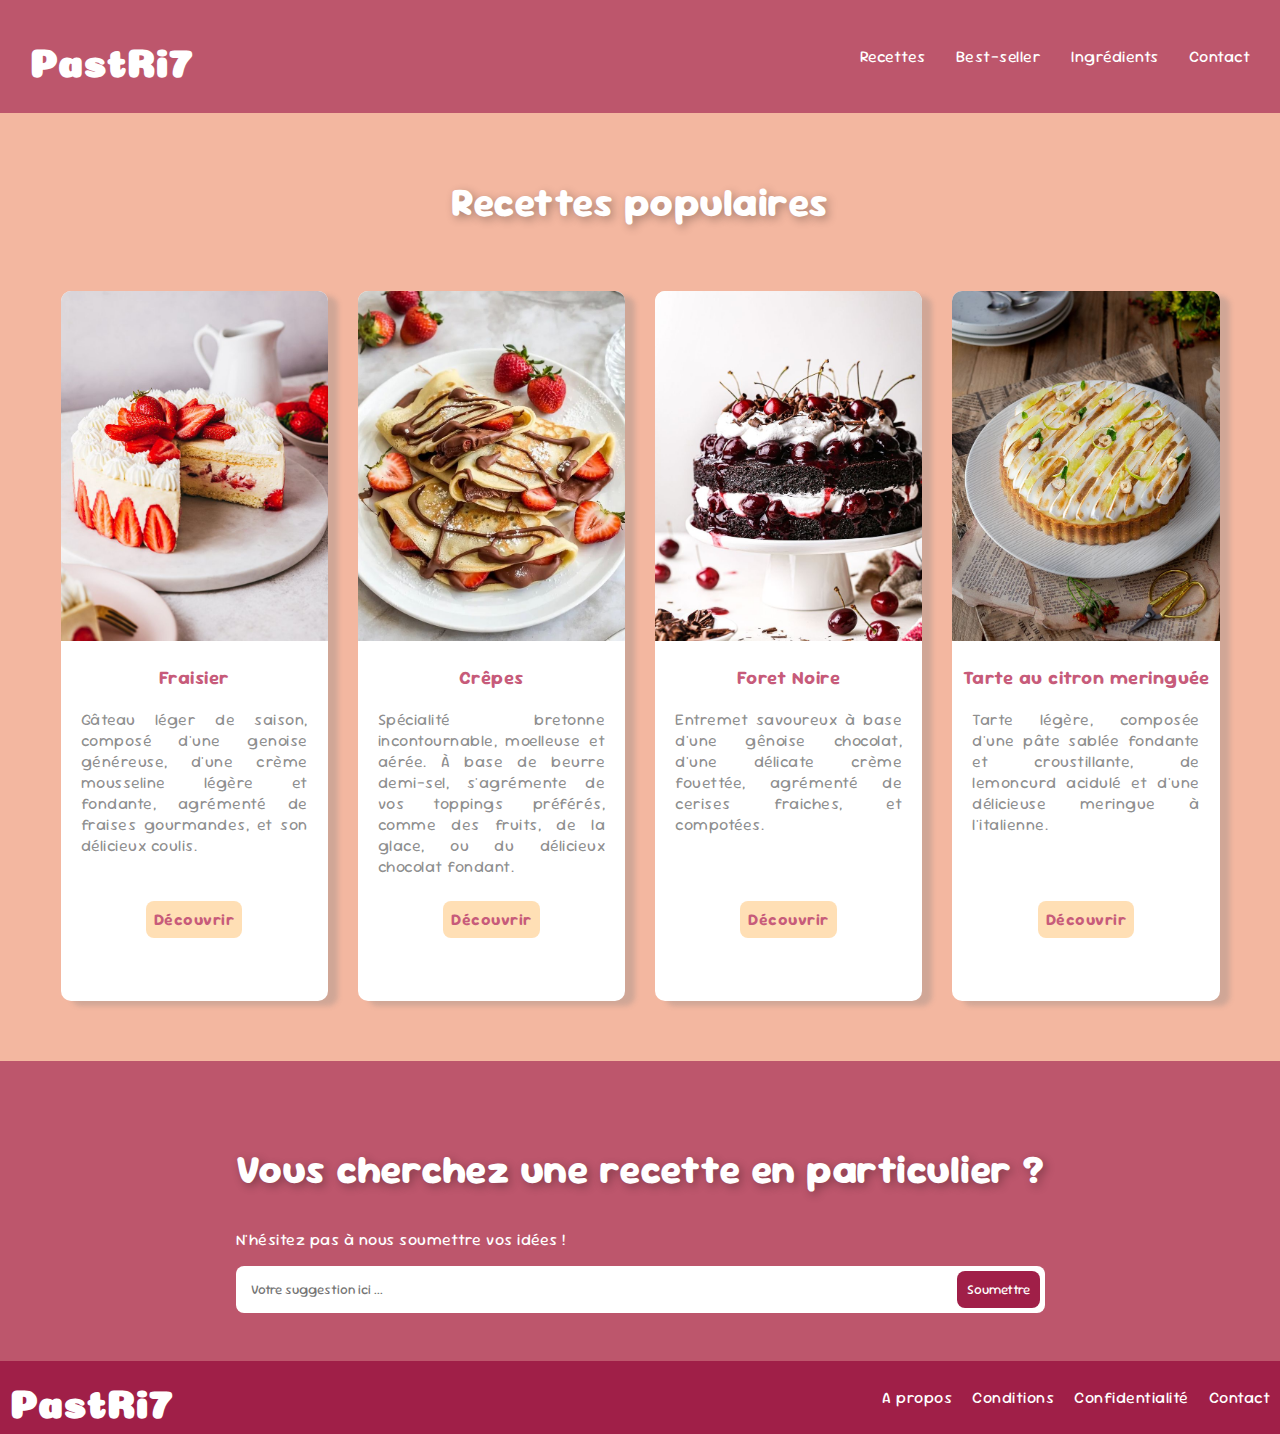
<file: index.html>
<!DOCTYPE html>
<html lang="fr">

<head>
    <meta charset="UTF-8">
    <meta name="viewport" content="width=device-width, initial-scale=1.0">
    <link rel="stylesheet" href="./assets/css/style.css">
    <title>Projet Equipe - Accueil</title>
</head>

<body>
    <header>
        <p class="logo"><a href="./index.html">PastRi7</a></p>
        <nav>
            <ul>
                <li>
                    <a href="#">Recettes</a>
                </li>
                <li>
                    <a href="#">Best-seller</a>
                </li>
                <li>
                    <a href="#">Ingrédients</a>
                </li>
                <li>
                    <a href="#">Contact</a>
                </li>
            </ul>
        </nav>
    </header>

    <main>
        <section id="popular">
            <h2>Recettes populaires</h2>
            <div class="popular-article-container">
                <article class="card">
                    <div class="card-header">
                        <img src="./assets/imgs/fraisier.jpg" alt="Fraisier">
                    </div>
                    <div class="card-content">
                        <h3>Fraisier</h3>
                        <p>Gâteau léger de saison, composé d'une genoise généreuse, d'une crème mousseline légère et fondante, agrémenté de fraises gourmandes, et son délicieux coulis.</p>
                        <a href="./fraisier.html">Découvrir</a>
                    </div>
                </article>
                <article class="card">
                    <div class="card-header">
                        <img src="./assets/imgs/crepe.jpg" alt="crepes">
                    </div>
                    <div class="card-content">
                        <h3>Crêpes</h3>
                        <p>Spécialité bretonne incontournable, moelleuse et aérée. À base de beurre demi-sel, s'agrémente de vos toppings préférés, comme des fruits, de la glace, ou du délicieux chocolat fondant.</p>
                        <a href="./crepe.html">Découvrir</a>
                    </div>
                </article>
                <article class="card">
                    <div class="card-header">
                        <img src="./assets/imgs/foret-noire.jpg" alt="foret noire">
                    </div>
                    <div class="card-content">
                        <h3>Foret Noire</h3>
                        <p>Entremet savoureux à base d'une gênoise chocolat, d'une délicate crème fouettée, agrémenté de cerises fraiches, et compotées.</p>
                        <a href="./foret-noire.html">Découvrir</a>
                    </div>
                </article>
                <article class="card">
                    <div class="card-header">
                        <img src="./assets/imgs/tarte-citron.jpg" alt="tarte citron">
                    </div>
                    <div class="card-content">
                        <h3>Tarte au citron meringuée</h3>
                        <p>Tarte légère, composée d'une pâte sablée fondante et croustillante, de lemoncurd acidulé et d'une délicieuse meringue à l'italienne.</p>
                        <a href="./tarte-citron.html">Découvrir</a>
                    </div>
                </article>
            </div>
        </section>
        <section id="search">
            <div class="search-container">
                <h2>Vous cherchez une recette en particulier ?</h2>
                <p>N'hésitez pas à nous soumettre vos idées !</p>
                <form class="form-search">
                    <input class="input-search" type="text" placeholder="Votre suggestion ici ...">
                    <button>Soumettre</button>
                </form>
            </div>
        </section>
        <footer>
            <p class="logo">PastRi7</p>
            <nav>
                <ul>
                    <li><a href="#">A propos</a></li>
                    <li><a href="#"> Conditions</a></li>
                    <li><a href="#">Confidentialité</a></li>
                    <li><a href="#">Contact</a></li>
                </ul>
            </nav>
        </footer>
    </main>
</body>
</html>
</file>
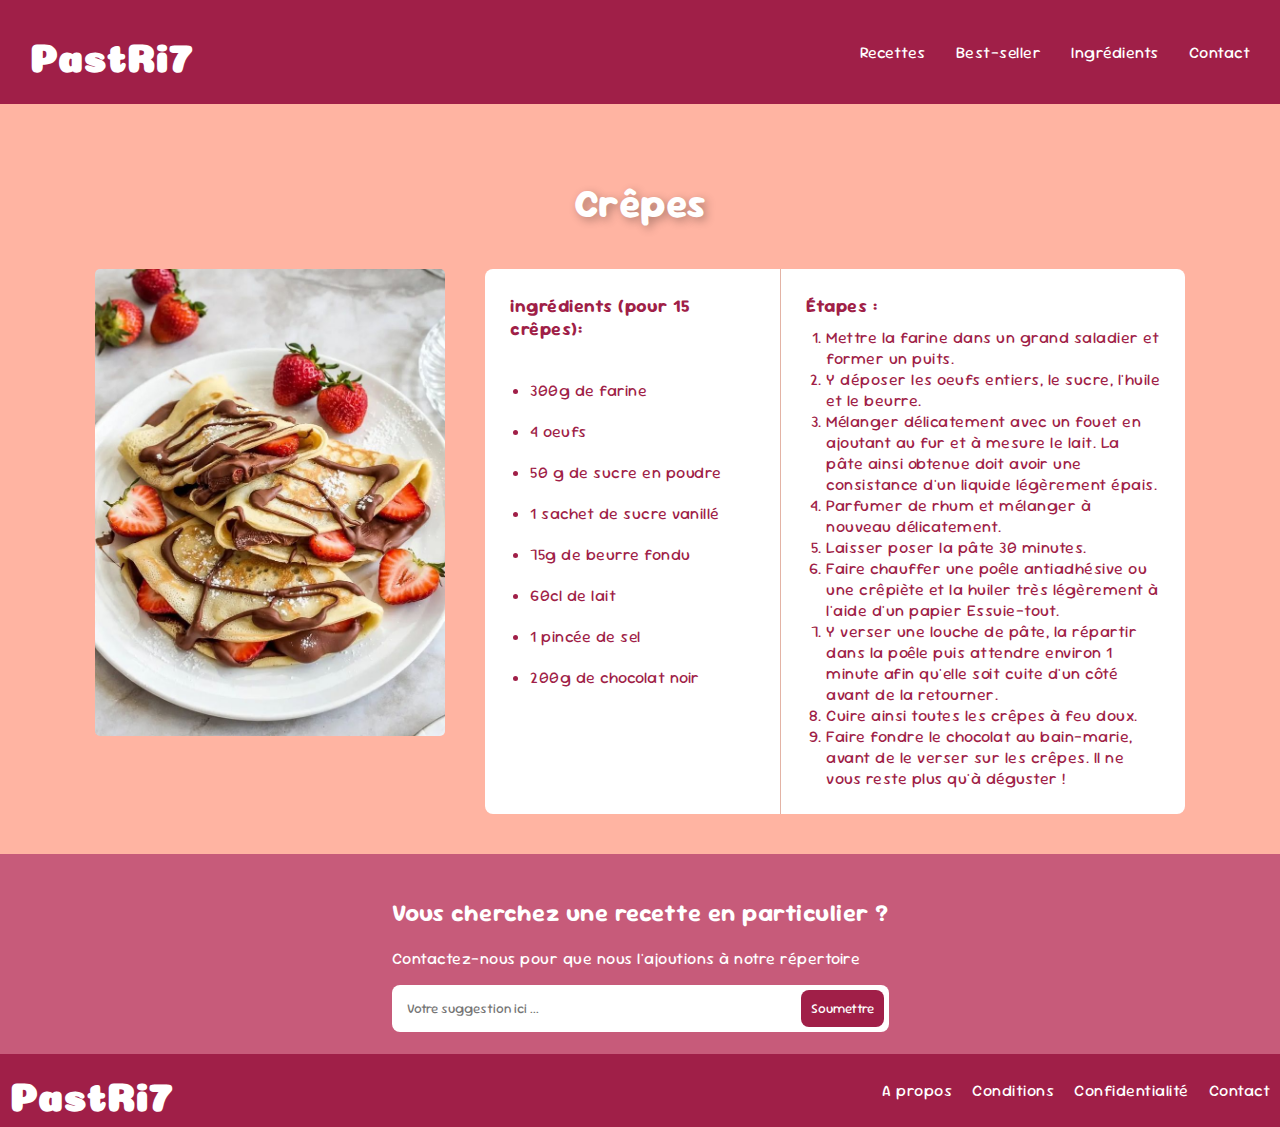
<file: crepe.html>
<!DOCTYPE html>
<html lang="fr">

<head>
    <meta charset="UTF-8">
    <meta name="viewport" content="width=device-width, initial-scale=1.0">
    <link rel="stylesheet" href="./assets/css/style-recette.css">
    <title>Recette - Crêpes</title>
</head>

<body>
    <header>
        <p class="logo"><a href="./index.html">PastRi7</a></p>
        <nav>
            <ul>
                <li>
                    <a href="#">Recettes</a>
                </li>
                <li>
                    <a href="#">Best-seller</a>
                </li>
                <li>
                    <a href="#">Ingrédients</a>
                </li>
                <li>
                    <a href="#">Contact</a>
                </li>
            </ul>
        </nav>
    </header>

    <main>
        <section id="recipe">

            <h2>Crêpes</h2>

            <div class="recipe-article-container">

                <img src="./assets/imgs/crepe.jpg" alt="crepe">

                <div class="main">
                    <div class="ingredients">
                        <p>ingrédients (pour 15 crêpes):</p>
                        <ul>
                            <li>300g de farine</li>
                            <li>4 oeufs</li>
                            <li>50 g de sucre en poudre</li>
                            <li>1 sachet de sucre vanillé</li>
                            <li>75g de beurre fondu</li>
                            <li>60cl de lait</li>
                            <li>1 pincée de sel</li>
                            <li>200g de chocolat noir</li>
                        </ul>
                    </div>

                    <div class="steps">
                        <p>Étapes :</p>
                        <ol>
                            <li>Mettre la farine dans un grand saladier et former un puits.</li>
                            <li>Y déposer les oeufs entiers, le sucre, l'huile et le beurre.</li>
                            <li>Mélanger délicatement avec un fouet en ajoutant au fur et à mesure le lait. La pâte
                                ainsi obtenue doit avoir une consistance d'un liquide légèrement épais. </li>
                            <li>Parfumer de rhum et mélanger à nouveau délicatement.</li>
                            <li>Laisser poser la pâte 30 minutes.</li>
                            <li>Faire chauffer une poêle antiadhésive ou une crêpiète et la huiler très légèrement à l'aide d'un papier
                                Essuie-tout.</li>
                            <li>Y verser une louche de pâte, la répartir dans la poêle puis attendre environ 1 minute afin qu'elle soit cuite
                                d'un côté avant de la retourner.</li>
                            <li>Cuire ainsi toutes les crêpes à feu doux.</li>
                            <li>Faire fondre le chocolat au bain-marie, avant de le verser sur les crêpes. Il ne vous reste plus qu'à déguster !</li>
                        </ol>
                    </div>

                </div>

            </div>

        </section>

        <section id="search">
            <div class="search-container">
                <h2>Vous cherchez une recette en particulier ?</h2>
                <p>Contactez-nous pour que nous l'ajoutions à notre répertoire</p>
                <form class="form-search">
                    <input class="input-search" type="text" placeholder="Votre suggestion ici ...">
                    <button>Soumettre</button>
                </form>
            </div>
        </section>
        <footer>
            <p class="logo">PastRi7</p>
            <nav>
                <ul>
                    <li><a href="#">A propos</a></li>
                    <li><a href="#"> Conditions</a></li>
                    <li><a href="#">Confidentialité</a></li>
                    <li><a href="#">Contact</a></li>
                </ul>
            </nav>
        </footer>
    </main>
</body>

</html>
</file>
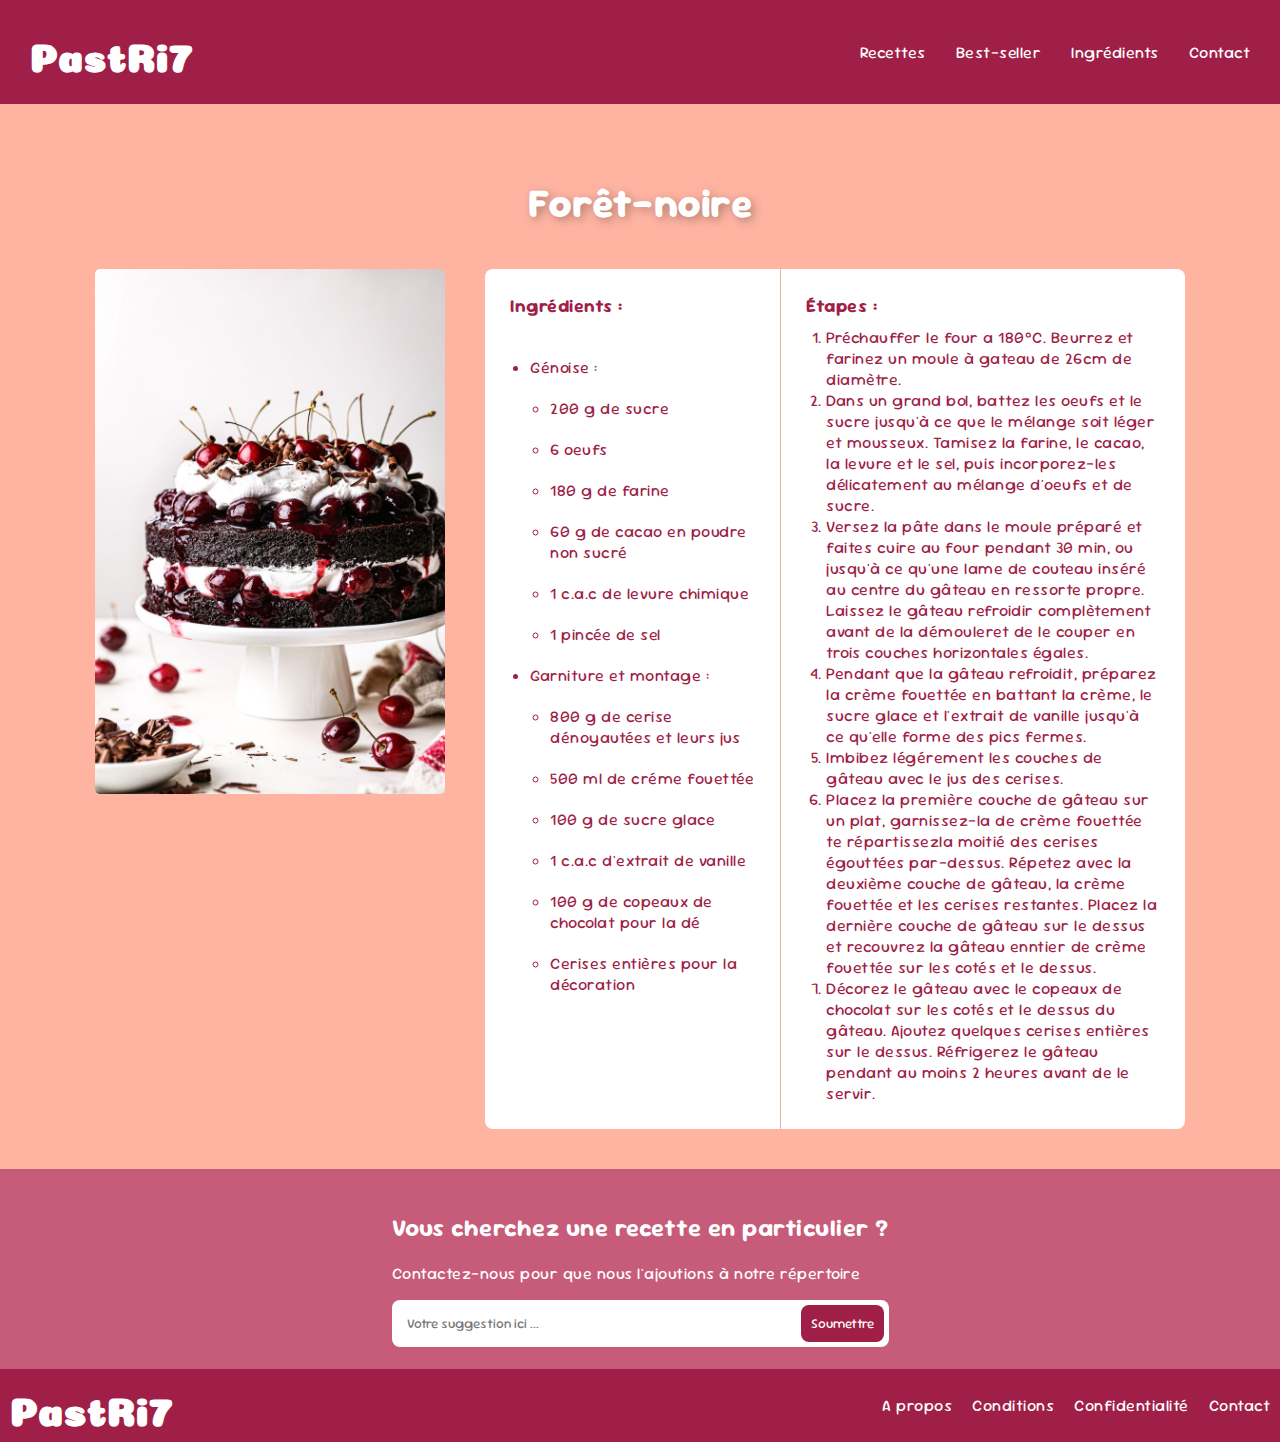
<file: foret-noire.html>
<!DOCTYPE html>
<html lang="fr">

<head>
    <meta charset="UTF-8">
    <meta name="viewport" content="width=device-width, initial-scale=1.0">
    <link rel="stylesheet" href="./assets/css/style-recette.css">
    <title>Recette - Forêt-noire</title>
</head>

<body>
    <header>
        <p class="logo"><a href="./index.html">PastRi7</a></p>
        <nav>
            <ul>
                <li>
                    <a href="#">Recettes</a>
                </li>
                <li>
                    <a href="#">Best-seller</a>
                </li>
                <li>
                    <a href="#">Ingrédients</a>
                </li>
                <li>
                    <a href="#">Contact</a>
                </li>
            </ul>
        </nav>
    </header>

    <main>
        <section id="recipe">

            <h2>Forêt-noire </h2>

            <div class="recipe-article-container">

                <img src="./assets/imgs/foret-noire.jpg" alt="Fraisier">

                <div class="main">
                    <div class="ingredients">
                        <p>Ingrédients :</p>
                        <ul>
                            <li>Génoise :</li>
                            <ul>
                                <li>200 g de sucre</li>
                                <li>6 oeufs</li>
                                <li>180 g de farine</li>
                                <li>60 g de cacao en poudre non sucré</li>
                                <li>1 c.a.c de levure chimique</li>
                                <li>1 pincée de sel </li>
                            </ul>
                            <li>Garniture et montage :</li>
                            <ul>
                                <li>800 g de cerise dénoyautées et leurs jus </li>
                                <li>500 ml de créme fouettée</li>
                                <li>100 g de sucre glace</li>
                                <li>1 c.a.c d'extrait de vanille</li>
                                <li>100 g de copeaux de chocolat pour la dé</li>
                                <li>Cerises entières pour la décoration</li>
                            </ul>
                        </ul>
                    </div>

                    <div class="steps">
                        <p>Étapes :</p>
                        <ol>
                            <li>Préchauffer le four a 180°C. Beurrez et farinez un moule à gateau de 26cm de diamètre.</li>
                            <li>Dans un grand bol, battez les oeufs et le sucre jusqu'à ce que le mélange soit léger et
                                mousseux. Tamisez la farine, le cacao, la levure et le sel, puis incorporez-les
                                délicatement au mélange d'oeufs et de sucre.</li>
                            <li>Versez la pâte dans le moule préparé et faites cuire au four pendant 30 min, ou jusqu'à
                                ce qu'une lame de couteau inséré au centre du gâteau en ressorte propre. Laissez le
                                gâteau refroidir complètement avant de la démouleret de le couper en trois couches
                                horizontales égales.</li>
                            <li>Pendant que la gâteau refroidit, préparez la crème fouettée en battant la crème, le
                                sucre glace et l'extrait de vanille jusqu'à ce qu'elle forme des pics fermes.</li>
                            <li>Imbibez légérement les couches de gâteau avec le jus des cerises.</li>
                            <li>Placez la première couche de gâteau sur un plat, garnissez-la de crème fouettée te
                                répartissezla moitié des cerises égouttées par-dessus. Répetez avec la deuxième couche
                                de gâteau, la crème fouettée et les cerises restantes. Placez la dernière couche de
                                gâteau sur le dessus et recouvrez la gâteau enntier de crème fouettée sur les cotés et
                                le dessus.</li>
                            <li>Décorez le gâteau avec le copeaux de chocolat sur les cotés et le dessus du gâteau.
                                Ajoutez quelques cerises entières sur le dessus. Réfrigerez le gâteau pendant au moins 2
                                heures avant de le servir.</li>
                        </ol>
                    </div>

                </div>

            </div>

        </section>

        <section id="search">
            <div class="search-container">
                <h2>Vous cherchez une recette en particulier ?</h2>
                <p>Contactez-nous pour que nous l'ajoutions à notre répertoire</p>
                <form class="form-search">
                    <input class="input-search" type="text" placeholder="Votre suggestion ici ...">
                    <button>Soumettre</button>
                </form>
            </div>
        </section>
        <footer>
            <p class="logo">PastRi7</p>
            <nav>
                <ul>
                    <li><a href="#">A propos</a></li>
                    <li><a href="#"> Conditions</a></li>
                    <li><a href="#">Confidentialité</a></li>
                    <li><a href="#">Contact</a></li>
                </ul>
            </nav>
        </footer>
    </main>
</body>

</html>
</file>
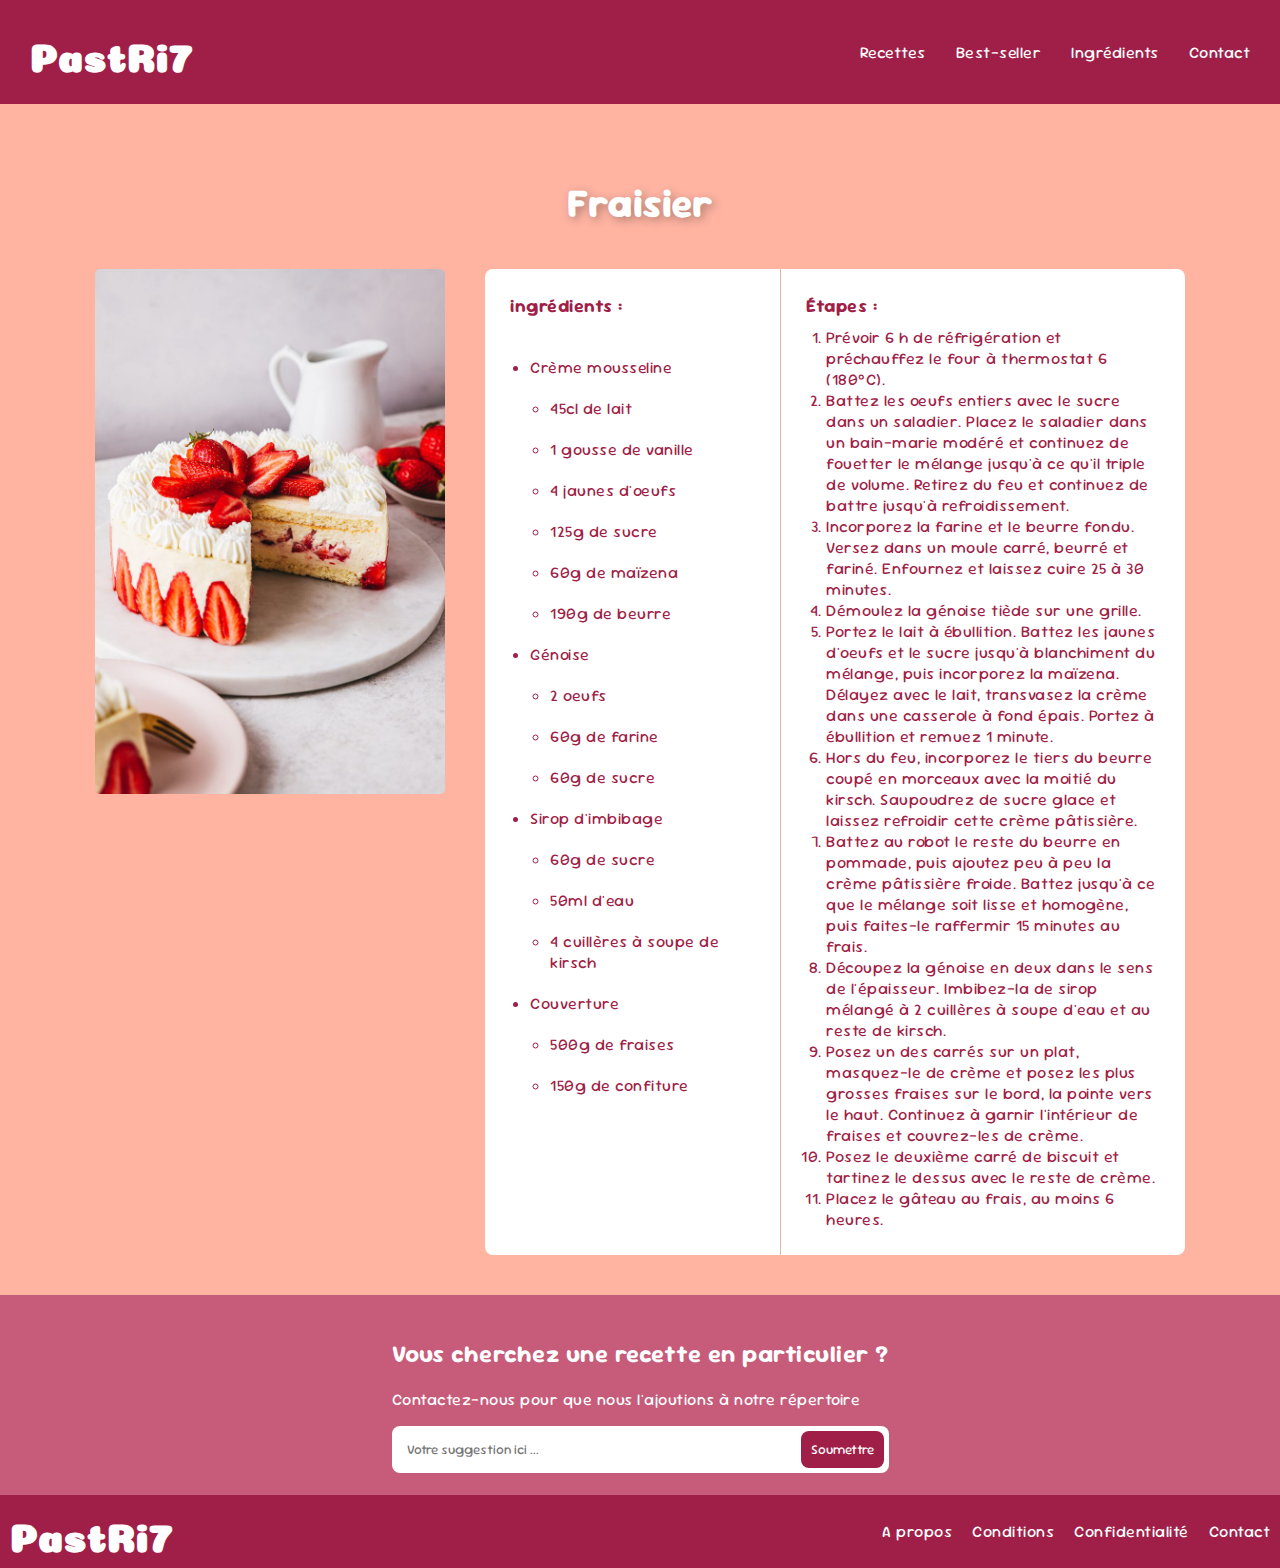
<file: fraisier.html>
<!DOCTYPE html>
<html lang="fr">

<head>
    <meta charset="UTF-8">
    <meta name="viewport" content="width=device-width, initial-scale=1.0">
    <link rel="stylesheet" href="./assets/css/style-recette.css">
    <title>Recette - Fraisier</title>
</head>

<body>
    <header>
        <p class="logo"><a href="./index.html">PastRi7</a></p>
        <nav>
            <ul>
                <li>
                    <a href="#">Recettes</a>
                </li>
                <li>
                    <a href="#">Best-seller</a>
                </li>
                <li>
                    <a href="#">Ingrédients</a>
                </li>
                <li>
                    <a href="#">Contact</a>
                </li>
            </ul>
        </nav>
    </header>

    <main>
        <section id="recipe">

            <h2>Fraisier</h2>

            <div class="recipe-article-container">

                <img src="./assets/imgs/fraisier.jpg" alt="Fraisier">

                <div class="main">
                    <div class="ingredients">
                        <p>ingrédients :</p>
                        <ul>
                            <li>Crème mousseline</li>
                            <ul>
                                <li>45cl de lait</li>
                                <li>1 gousse de vanille</li>
                                <li>4 jaunes d'oeufs</li>
                                <li>125g de sucre</li>
                                <li>60g de maïzena</li>
                                <li>190g de beurre</li>
                            </ul>
                            <li>Génoise</li>
                            <ul>
                                <li>2 oeufs</li>
                                <li>60g de farine</li>
                                <li>60g de sucre</li>
                            </ul>
                            <li>Sirop d'imbibage</li>
                            <ul>
                                <li>60g de sucre</li>
                                <li>50ml d'eau</li>
                                <li>4 cuillères à soupe de kirsch</li>
                            </ul>
                            <li>Couverture</li>
                            <ul>
                                <li>500g de fraises</li>
                                <li>150g de confiture</li>
                            </ul>
                        </ul>
                    </div>

                    <div class="steps">
                        <p>Étapes :</p>
                        <ol>
                            <li>Prévoir 6 h de réfrigération et préchauffez le four à thermostat 6 (180°C).</li>
                            <li>Battez les oeufs entiers avec le sucre dans un saladier. Placez le saladier dans un
                                bain-marie modéré et continuez de fouetter le mélange jusqu'à ce qu'il triple de volume.
                                Retirez du feu et continuez de battre jusqu'à refroidissement.</li>
                            <li>Incorporez la farine et le beurre fondu. Versez dans un moule carré, beurré et fariné.
                                Enfournez et laissez cuire 25 à 30 minutes.</li>
                            <li>Démoulez la génoise tiède sur une grille.</li>
                            <li>Portez le lait à ébullition. Battez les jaunes d'oeufs et le sucre jusqu'à blanchiment
                                du mélange, puis incorporez la maïzena. Délayez avec le lait, transvasez la crème dans
                                une casserole à fond épais. Portez à ébullition et remuez 1 minute.</li>
                            <li>Hors du feu, incorporez le tiers du beurre coupé en morceaux avec la moitié du kirsch.
                                Saupoudrez de sucre glace et laissez refroidir cette crème pâtissière.</li>
                            <li>Battez au robot le reste du beurre en pommade, puis ajoutez peu à peu la crème
                                pâtissière froide. Battez jusqu'à ce que le mélange soit lisse et homogène, puis
                                faites-le raffermir 15 minutes au frais.</li>
                            <li>Découpez la génoise en deux dans le sens de l'épaisseur. Imbibez-la de sirop mélangé à 2
                                cuillères à soupe d'eau et au reste de kirsch.</li>
                            <li>Posez un des carrés sur un plat, masquez-le de crème et posez les plus grosses fraises
                                sur le bord, la pointe vers le haut. Continuez à garnir l'intérieur de fraises et
                                couvrez-les de crème.</li>
                            <li>Posez le deuxième carré de biscuit et tartinez le dessus avec le reste de crème.</li>
                            <li>Placez le gâteau au frais, au moins 6 heures.</li>
                        </ol>
                    </div>

                </div>

            </div>

        </section>

        <section id="search">
            <div class="search-container">
                <h2>Vous cherchez une recette en particulier ?</h2>
                <p>Contactez-nous pour que nous l'ajoutions à notre répertoire</p>
                <form class="form-search">
                    <input class="input-search" type="text" placeholder="Votre suggestion ici ...">
                    <button>Soumettre</button>
                </form>
            </div>
        </section>
        <footer>
            <p class="logo">PastRi7</p>
            <nav>
                <ul>
                    <li><a href="#">A propos</a></li>
                    <li><a href="#"> Conditions</a></li>
                    <li><a href="#">Confidentialité</a></li>
                    <li><a href="#">Contact</a></li>
                </ul>
            </nav>
        </footer>
    </main>
</body>

</html>
</file>
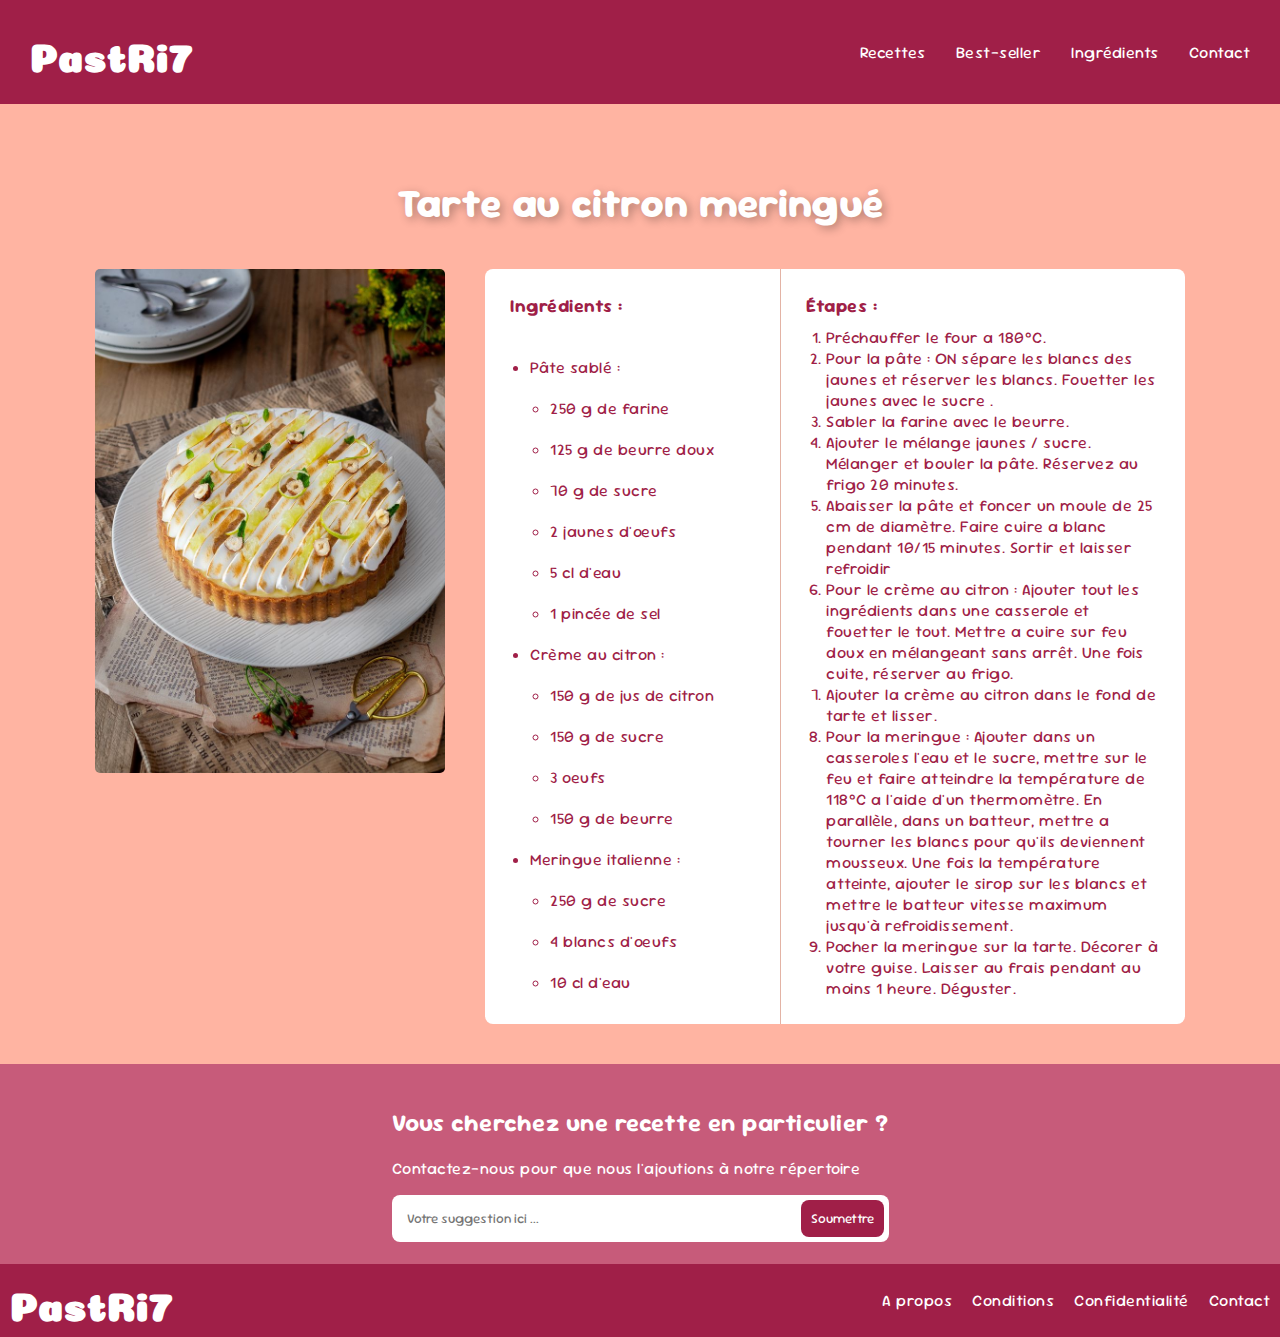
<file: tarte-citron.html>
<!DOCTYPE html>
<html lang="fr">

<head>
    <meta charset="UTF-8">
    <meta name="viewport" content="width=device-width, initial-scale=1.0">
    <link rel="stylesheet" href="./assets/css/style-recette.css">
    <title>Recette - Tarte au citron</title>
</head>

<body>
    <header>
        <p class="logo"><a href="./index.html">PastRi7</a></p>
        <nav>
            <ul>
                <li>
                    <a href="#">Recettes</a>
                </li>
                <li>
                    <a href="#">Best-seller</a>
                </li>
                <li>
                    <a href="#">Ingrédients</a>
                </li>
                <li>
                    <a href="#">Contact</a>
                </li>
            </ul>
        </nav>
    </header>

    <main>
        <section id="recipe">

            <h2>Tarte au citron meringué </h2>

            <div class="recipe-article-container">

                <img src="./assets/imgs/tarte-citron.jpg" alt="Tarte-citron">

                <div class="main">
                    <div class="ingredients">
                        <p>Ingrédients :</p>
                        <ul>
                            <li>Pâte sablé :</li>
                            <ul>
                                <li>250 g de farine</li>
                                <li>125 g de beurre doux</li>
                                <li>70 g de sucre</li>
                                <li>2 jaunes d'oeufs</li>
                                <li>5 cl d'eau</li>
                                <li>1 pincée de sel </li>
                            </ul>
                            <li>Crème au citron :</li>
                            <ul>
                                <li>150 g de jus de citron </li>
                                <li>150 g de sucre</li>
                                <li>3 oeufs</li>
                                <li>150 g de beurre</li>
                            </ul>
                            <li>Meringue italienne :</li>
                            <ul>
                                <li>250 g de sucre</li>
                                <li>4 blancs d'oeufs</li>
                                <li>10 cl  d'eau</li>
                            </ul>
                        </ul>
                    </div>

                    <div class="steps">
                        <p>Étapes :</p>
                        <ol>
                            <li>Préchauffer le four a 180°C.
                            </li>
                            <li>Pour la pâte : ON sépare les blancs des jaunes et réserver les blancs. Fouetter les jaunes avec le sucre .</li>
                            <li>Sabler la farine avec le beurre.</li>
                            <li>Ajouter le mélange jaunes / sucre. Mélanger et bouler la pâte. Réservez au frigo 20 minutes.</li>
                            <li>Abaisser la pâte et foncer un moule de 25 cm de diamètre. Faire cuire a blanc pendant 10/15 minutes. Sortir et laisser refroidir</li>
                            <li>Pour le crème au citron : Ajouter tout les ingrédients dans une casserole et fouetter le tout. Mettre a cuire sur feu doux en mélangeant sans arrêt. Une fois cuite, réserver au frigo.</li>
                            <li>Ajouter la crème au citron dans le fond de tarte et lisser.</li>
                            <li>Pour la meringue : Ajouter dans un casseroles l'eau et le sucre, mettre sur le feu et faire atteindre la température de 118°C a l'aide d'un thermomètre. En parallèle, dans un batteur, mettre a tourner les blancs pour qu'ils deviennent mousseux. Une fois la température atteinte, ajouter le sirop sur les blancs et mettre le batteur vitesse maximum jusqu'à refroidissement.</li>
                            <li>Pocher la meringue sur la tarte. Décorer à votre guise. Laisser au frais pendant au moins 1 heure. Déguster.</li>
                        </ol>
                    </div>

                </div>

            </div>

        </section>

        <section id="search">
            <div class="search-container">
                <h2>Vous cherchez une recette en particulier ?</h2>
                <p>Contactez-nous pour que nous l'ajoutions à notre répertoire</p>
                <form class="form-search">
                    <input class="input-search" type="text" placeholder="Votre suggestion ici ...">
                    <button>Soumettre</button>
                </form>
            </div>
        </section>
        <footer>
            <p class="logo">PastRi7</p>
            <nav>
                <ul>
                    <li><a href="#">A propos</a></li>
                    <li><a href="#"> Conditions</a></li>
                    <li><a href="#">Confidentialité</a></li>
                    <li><a href="#">Contact</a></li>
                </ul>
            </nav>
        </footer>
    </main>
</body>

</html>
</file>
<file: assets/css/style.css>
@import url('https://fonts.googleapis.com/css2?family=Coiny&family=Sour+Gummy:ital,wght@0,100..900;1,100..900&display=swap');

body {
    margin: 0;
    font-family: Arial, Helvetica, sans-serif;
    letter-spacing: 0.5px;
    font-family: "Sour Gummy"
}

/* HEADER */

header {
    padding: 30px;
    color: white;
    background-color: #bd566c;
    display: flex;
    align-items: center;
    justify-content: space-between;
}

header a {
    color: white;
    text-decoration: none;
}


header nav ul {
    list-style-type: none;
    padding: 0;
    display: flex;
    gap: 30px;
}

.logo {
    margin: 0;
    font-size: 40px;
    font-weight: 800;
    font-family: "Coiny";
}

/* MAIN */

#popular {
    background-color: #f3b7a0;
    color: #ffffff;
    padding: 30px;
}

/* SECTION ARTICLES */

h2 {
    text-align: center;
    font-size: 40px;
    font-weight: 800;
    text-shadow: 3px 3px 10px #0000004d;
}

.popular-article-container {
    padding-top: 30px;
    padding-bottom: 30px;
    display: flex;
    margin: auto;
    gap: 30px;
    flex-wrap: nowrap;
    width: 95%;
}

.card {
    height: 700px;
    width: calc(25% - 20px);
    box-shadow: 10px 5px 5px rgba(128, 128, 128, 0.301);
    border-radius: 10px;
    padding-bottom: 10px;
    background-color: white;
    color: #c75b7a;
    transition: transform 0.3s ease;
}

.card:hover{
    transform: scale(1.02) 
}

.card-header img {
    object-fit: cover;
    width: 100%;
    height: 350px;
    border-top-left-radius: 10px;
    border-top-right-radius: 10px;
}

.card-content {
    text-align: center;
    padding-bottom: 10px;
}

.card-content a {
    color: #c75b7a;
    margin: 20px;
    background-color: #ffb04968;
    padding: 8px;
    border-radius: 8px;
    font-weight: bolder;
    text-decoration: none;
}

.card-content a:hover {
    background-color: #c75b7a;
    color: #f2c6a9;
}

.card-content p {
    color: rgba(0, 0, 0, 0.447);
    padding: 0 20px 10px 20px;
    text-align: justify;
    margin-bottom: 20px;
    box-sizing: border-box;
    height: 180px;
    overflow: scroll;
    scrollbar-width: none;
}

/* SECTION SEARCH */

#search {
    background: #bd566c;
    height: 300px;
    display: flex;
    align-items: center;
    justify-content: center;
    color: white;
}

.form-search,
.input-search {
    box-sizing: border-box;
    width: 100%;
    display: flex;
    flex-direction: row;
    gap: 2%;
    align-items: center;
}

.form-search {
    position: relative;
}

.input-search {
    border: none;
    border-radius: 8px;
    padding: 15px;
    font-family: "Sour Gummy";
}

.input-search:focus {
    outline: none;
}

.search-container button {
    background-color: #a01f48;
    border-radius: 8px;
    color: white;
    box-sizing: border-box;
    border: none;
    object-fit: fill;
    position: absolute;
    right: 5px;
    padding: 10px;
    cursor: pointer;
    font-family: "Sour Gummy";
}

/* FOOTER */

footer {
    padding: 10px;
    color: white;
    background-color: #a01f48;
    display: flex;
    align-items: center;
    justify-content: space-between;
}

footer nav ul {
    list-style-type: none;
    padding: 0;
    display: flex;
    gap: 20px;
}

footer nav a {
    color: white;
    text-decoration: none;
}
</file>
<file: assets/css/style-recette.css>
@import url('https://fonts.googleapis.com/css2?family=Coiny&family=Sour+Gummy:ital,wght@0,100..900;1,100..900&display=swap');

body {
    margin: 0;
    font-family: "Sour Gummy";
    letter-spacing: 0.5px;
    background-color: #fff;
}

/* HEADER */

header {
    padding: 30px;
    color: white;
    background-color: #a01f48;
    display: flex;
    align-items: center;
    justify-content: space-between;
}

header a {
    color: white;
    text-decoration: none;
}

header nav ul {
    list-style-type: none;
    padding: 0;
    display: flex;
    gap: 30px;
    margin: 0;
}

.logo {
    margin: 0;
    font-size: 40px;
    font-weight: 800;
    font-family: "Coiny";
}

/* SECTION RECETTE */

#recipe {
    background-color: #ffb4a2;
    color: #3b0a28;
    padding: 40px 60px;
    text-align: center;
}

#recipe h2 {
    color: white;
    font-size: 40px;
    font-weight: 800;
    text-shadow: 3px 3px 10px #0000004d;
    margin-bottom: 40px;
}

.recipe-article-container {
    display: flex;
    align-items: flex-start;
    gap: 40px;
    justify-content: center;
}

#recipe img {
    width: 350px;
    border-radius: 5px;
}

/* BLOC PRINCIPAL */

.main {
    display: flex;
    width: 700px;
    background-color: white;
    border-radius: 8px;
    color: #a01f48;
    text-align: left;
    overflow: hidden;
}

/* SECTION INGREDIENTS */

.ingredients {
    display: flex;
    flex-direction: column;
    gap: 30px;
    flex: 0 0 35%;
    padding: 25px;
    border-right: 1px solid #e3b3a5;
}

.ingredients p {
    font-weight: bold;
    font-size: 18px;
    margin: 0 0 10px;
}

.ingredients ul {
    display: flex;
    flex-direction: column;
    gap: 20px;
    padding-left: 20px;
    margin: 0;
}

/* SECTION ETAPES */

.steps {
    padding: 25px;
}

.steps p {
    font-weight: bold;
    font-size: 18px;
    margin: 0 0 10px;
}

.steps ol {
    padding-left: 20px;
    margin: 0;
}

/* SECTION SEARCH */

#search {
    background: #c75b7a;
    height: 200px;
    display: flex;
    align-items: center;
    justify-content: center;
    color: white;
}

.form-search,
.input-search {
    box-sizing: border-box;
    width: 100%;
    display: flex;
    flex-direction: row;
    gap: 2%;
    align-items: center;
}

.form-search {
    position: relative;
}

.input-search {
    border: none;
    border-radius: 8px;
    padding: 15px;
    font-family: "Sour Gummy";
}

.input-search:focus {
    outline: none;
}

.search-container button {
    background-color: #a01f48;
    border-radius: 8px;
    color: white;
    box-sizing: border-box;
    border: none;
    object-fit: fill;
    position: absolute;
    right: 5px;
    padding: 10px;
    cursor: pointer;
    font-family: "Sour Gummy";
}

/* FOOTER */

footer {
    padding: 10px;
    color: white;
    background-color: #a01f48;
    display: flex;
    align-items: center;
    justify-content: space-between;
}

footer nav ul {
    list-style-type: none;
    padding: 0;
    display: flex;
    gap: 20px;
}

footer nav a {
    color: white;
    text-decoration: none;
}
</file>
